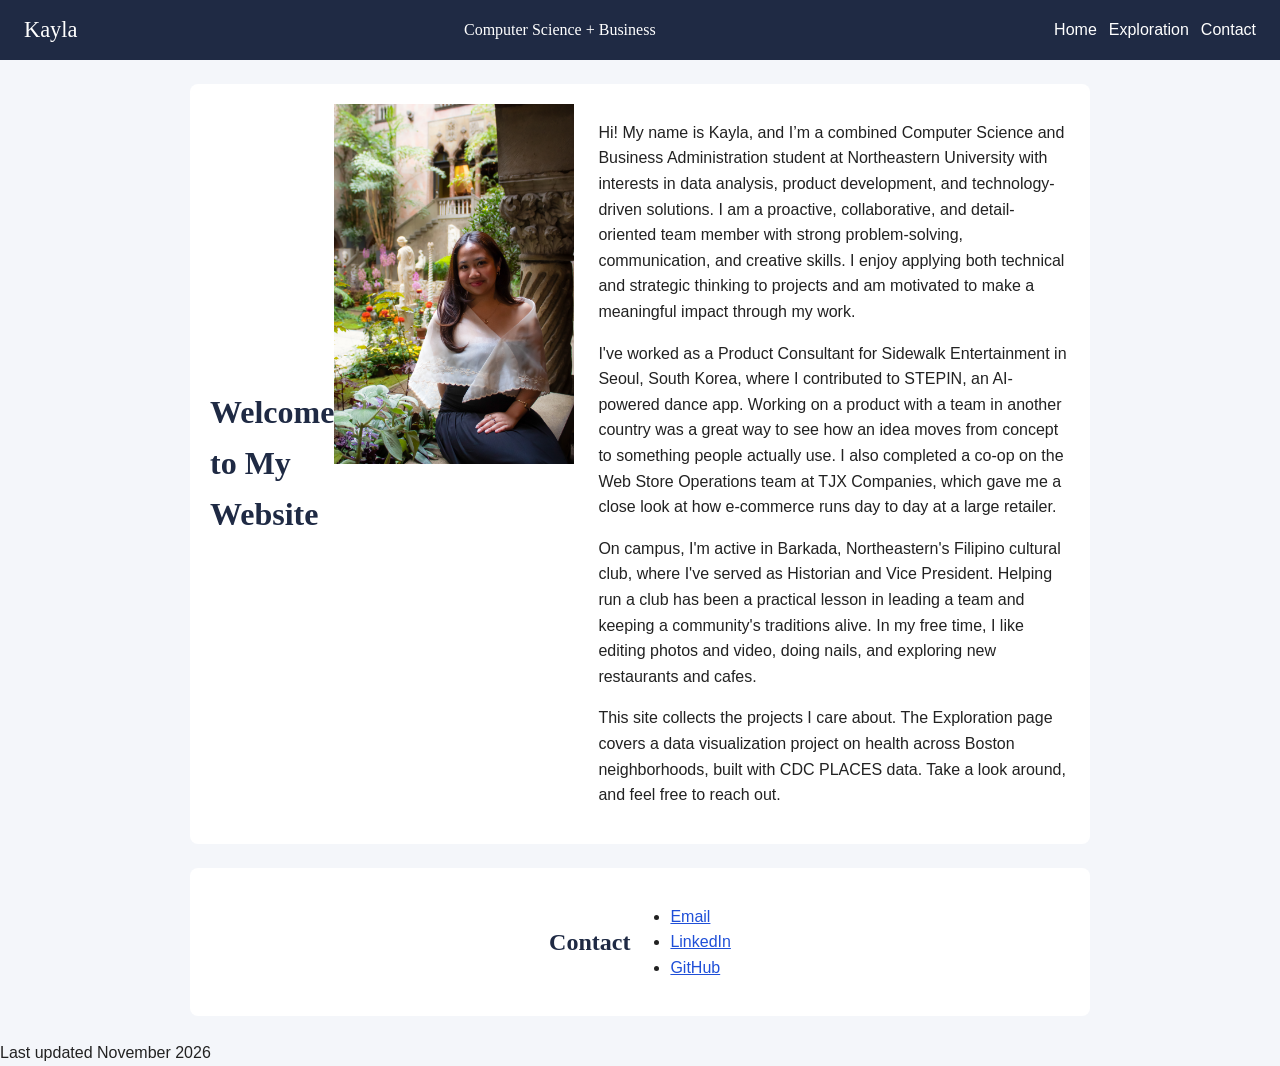
<file: index.html>
<!doctype html>

<html lang="en">
<head>
    <meta charset="utf-8">
    <meta name="viewport" content="width=device-width, initial-scale=1">

    <title>Kayla | Home</title>
    <link rel="preconnect" href="https://fonts.googleapis.com">
<link rel="preconnect" href="https://fonts.gstatic.com" crossorigin>
<link href="https://fonts.googleapis.com/css2?family=Inter:wght@400;600&family=Playfair+Display:wght@600;700&display=swap" rel="stylesheet">

    <link rel="stylesheet" href="styles.css">
</head>

<body>
    <div id="header" class="header">
        <a href="./index.html" class="container clickable" id="account-container">
            <div id="name-container">Kayla</div>
        </a>
        <div class="container" id="title-container">
            <h2>Computer Science + Business</h2>
        </div>
        <div class="container" id="pages-container">
            <a class="pages-btn clickable" href="./index.html">
                Home
            </a>
            <a class="pages-btn clickable" href="./exploration.html">
                Exploration
            </a>
            <a class="pages-btn clickable" href="#contact">
                Contact
            </a>
        </div>
    </div>

    <div class="container body-container">
        <div class="container content-container">
            <div class="container content-title">
                <h1>Welcome to My Website</h1>
            </div>
            <div class="container content-body">
                <img src="photo.jpg" alt="Kayla seated in a garden courtyard, wearing a white embroidered shawl" class="profile-img">
                <div class="text-block">
                    <p>
                        Hi! My name is Kayla, and I’m a combined Computer Science and Business Administration student at 
                      Northeastern University with interests in data analysis, product development, and technology-driven 
                      solutions. I am a proactive, collaborative, and detail-oriented team member with strong problem-solving, 
                      communication, and creative skills. I enjoy applying both technical and strategic thinking to projects and 
                      am motivated to make a meaningful impact through my work.
                    </p>
                    <p>
                        I've worked as a Product Consultant for Sidewalk Entertainment in Seoul, South
                        Korea, where I contributed to STEPIN, an AI-powered dance app. Working on a
                        product with a team in another country was a great way to see how an idea moves
                        from concept to something people actually use. I also completed a co-op on the
                        Web Store Operations team at TJX Companies, which gave me a close look at how
                        e-commerce runs day to day at a large retailer.
                    </p>
                    <p>
                        On campus, I'm active in Barkada, Northeastern's Filipino cultural club, where
                        I've served as Historian and Vice President. Helping run a club has been a
                        practical lesson in leading a team and keeping a community's traditions alive.
                        In my free time, I like editing photos and video, doing nails, and exploring new restaurants and cafes.
                    </p>
                    <p>
                        This site collects the projects I care about. The Exploration page covers a data
                        visualization project on health across Boston neighborhoods, built with CDC
                        PLACES data. Take a look around, and feel free to reach out.
                    </p>
                </div>
            </div>
        </div>

        <div class="container content-container" id="contact">
            <div class="container content-title">
                <h2>Contact</h2>
            </div>
            <div class="container content-body">
                <ul class="contact-list">
                    <li><a href="tabalon.k@northeastern.edu">Email</a></li>
                    <li><a href="www.linkedin.com/in/kayla-victoria-tabalon" target="_blank" rel="noopener">LinkedIn</a></li>
                    <li><a href="https://github.com/kaylavt4" target="_blank" rel="noopener">GitHub</a></li>
                </ul>
            </div>
        </div>
    </div>

    <div id="footer" class="footer">
        <div>
            Last updated November 2026
        </div>
    </div>
</body>
</html>
</file>
<file: styles.css>
/* Color scheme */
:root {
    --navy: #1f2a44;
    --blue: #1f4fd8;
    --light: #f4f6fa;
}

/* Typography */
body {
    margin: 0;
    font-family: Arial, sans-serif;
    line-height: 1.6;
    color: #222;
    background: var(--light);
}

h1, h2, h3 {
    font-family: Georgia, serif;
    color: var(--navy);
}

a {
    color: var(--blue);
}

/* Layout */
.container {
    display: flex;
    align-items: center;
    justify-content: center;
}

.clickable {
    text-decoration: none;
}

.header {
    display: flex;
    justify-content: space-between;
    align-items: center;
    flex-wrap: wrap;
    padding: 12px 24px;
    background: var(--navy);
    color: white;
}

#name-container {
    font-family: Georgia, serif;
    font-size: 1.4rem;
    color: white;
}

#title-container h2 {
    margin: 0;
    font-size: 1rem;
    font-weight: normal;
    color: white;
}

.pages-btn {
    margin-left: 12px;
    color: white;
}

.body-container {
    flex-direction: column;
    align-items: stretch;
    max-width: 900px;
    margin: 0 auto;
    padding: 24px;
    gap: 24px;
}

.content-container {
    background: white;
    padding: 20px;
    border-radius: 8px;
}

.content-title {
    justify-content: flex-start;
}

.content-body {
    align-items: flex-start;
    gap: 24px;
}

.content-body.stack {
    flex-direction: column;
    align-items: stretch;
}

img {
    max-width: 100%;
    height: auto;
}

.profile-img {
    width: 240px;
}

#chart svg {
    width: 100%;
    height: auto;
}

.con
</file>
